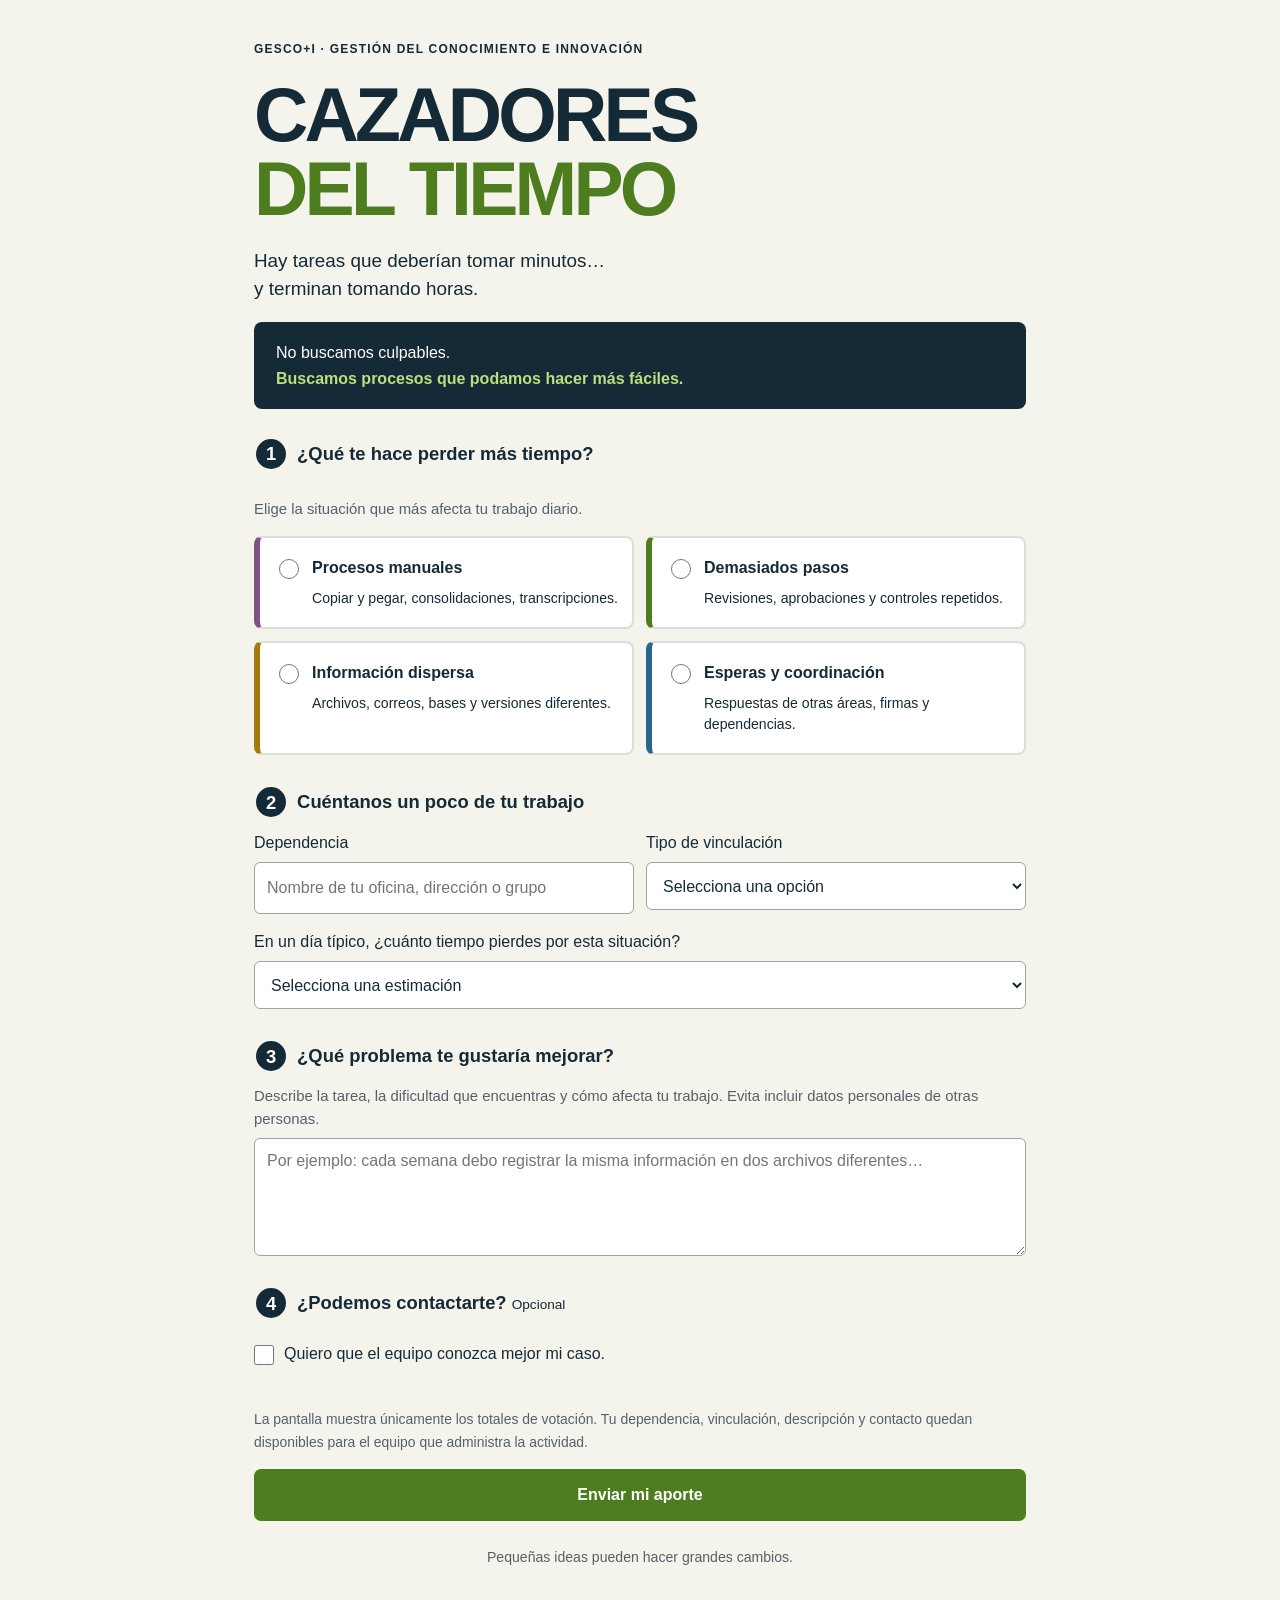
<file: index.html>
<!doctype html>
<html lang="es"><head><meta charset="utf-8"><meta name="viewport" content="width=device-width,initial-scale=1"><meta name="description" content="Comparte qué proceso te hace perder tiempo y ayúdanos a mejorar nuestro trabajo."><title>Cazadores del tiempo · Participa</title><link rel="stylesheet" href="styles.css"></head>
<body class="participa"><main class="form-wrap">
<header class="intro"><p class="eyebrow">GESCO+I · GESTIÓN DEL CONOCIMIENTO E INNOVACIÓN</p><h1>CAZADORES<br><span>DEL TIEMPO</span></h1><p class="lead">Hay tareas que deberían tomar minutos…<br>y terminan tomando horas.</p><p class="principle">No buscamos culpables.<br><strong>Buscamos procesos que podamos hacer más fáciles.</strong></p></header>
<form id="vote-form">
<fieldset><legend><span class="step">1</span> ¿Qué te hace perder más tiempo?</legend><p class="hint">Elige la situación que más afecta tu trabajo diario.</p><div class="categories">
<label class="choice purple"><input type="radio" name="categoria" value="procesos_manuales" required><span><strong>Procesos manuales</strong><small>Copiar y pegar, consolidaciones, transcripciones.</small></span></label>
<label class="choice green"><input type="radio" name="categoria" value="demasiados_pasos"><span><strong>Demasiados pasos</strong><small>Revisiones, aprobaciones y controles repetidos.</small></span></label>
<label class="choice gold"><input type="radio" name="categoria" value="informacion_dispersa"><span><strong>Información dispersa</strong><small>Archivos, correos, bases y versiones diferentes.</small></span></label>
<label class="choice blue"><input type="radio" name="categoria" value="esperas_coordinacion"><span><strong>Esperas y coordinación</strong><small>Respuestas de otras áreas, firmas y dependencias.</small></span></label>
</div></fieldset>
<fieldset><legend><span class="step">2</span> Cuéntanos un poco de tu trabajo</legend><div class="fields">
<label>Dependencia <input name="dependencia" required minlength="2" maxlength="160" placeholder="Nombre de tu oficina, dirección o grupo" autocomplete="organization-title"></label>
<label>Tipo de vinculación <select name="vinculacion" required><option value="">Selecciona una opción</option><option>Personal de planta</option><option>Contratista</option><option>Practicante o pasante</option><option>Otra</option></select></label>
</div><label>En un día típico, ¿cuánto tiempo pierdes por esta situación?<select name="tiempo" required><option value="">Selecciona una estimación</option><option value="menos_15_min">Menos de 15 minutos</option><option value="15_a_30_min">Entre 15 y 30 minutos</option><option value="31_a_60_min">Más de 30 minutos y hasta 1 hora</option><option value="61_a_120_min">Más de 1 hora y hasta 2 horas</option><option value="mas_120_min">Más de 2 horas</option><option value="no_se">No lo sé</option></select></label></fieldset>
<fieldset><legend><span class="step">3</span> ¿Qué problema te gustaría mejorar?</legend><label for="problema" class="hint">Describe la tarea, la dificultad que encuentras y cómo afecta tu trabajo. Evita incluir datos personales de otras personas.</label><textarea id="problema" name="problema" rows="5" minlength="10" maxlength="2000" required placeholder="Por ejemplo: cada semana debo registrar la misma información en dos archivos diferentes…"></textarea></fieldset>
<fieldset><legend><span class="step">4</span> ¿Podemos contactarte? <small>Opcional</small></legend><label class="check"><input type="checkbox" id="contact-toggle">Quiero que el equipo conozca mejor mi caso.</label><div id="contact-fields" hidden><div class="fields"><label>Medio de contacto<select id="contact-type" name="tipo_contacto"><option value="teams">Teams</option><option value="telefono">Teléfono</option></select></label><label><span id="contact-label">Correo o usuario de Teams</span><input id="contact-value" name="contacto" minlength="3" maxlength="160" autocomplete="off"></label></div><label class="check"><input type="checkbox" id="consent">Autorizo que el equipo organizador me contacte por este medio para ampliar el caso que compartí.</label></div></fieldset>
<p class="privacy">La pantalla muestra únicamente los totales de votación. Tu dependencia, vinculación, descripción y contacto quedan disponibles para el equipo que administra la actividad.</p>
<p id="form-status" role="status" aria-live="polite"></p><button id="send" class="primary" type="submit">Enviar mi aporte</button>
</form><section id="thanks" class="thanks" hidden><span class="success-mark" aria-hidden="true">✓</span><h2>Tu experiencia suma.</h2><p>Tu aporte quedó registrado. Mira la pantalla: tu voto se sumará a la urna correspondiente.</p><p class="hint">Gracias por ayudarnos a hacer más fácil nuestro trabajo.</p></section><footer class="form-footer">Pequeñas ideas pueden hacer grandes cambios.</footer>
</main><script src="config.js"></script><script src="api.js"></script><script src="form.js"></script></body></html>
</file>
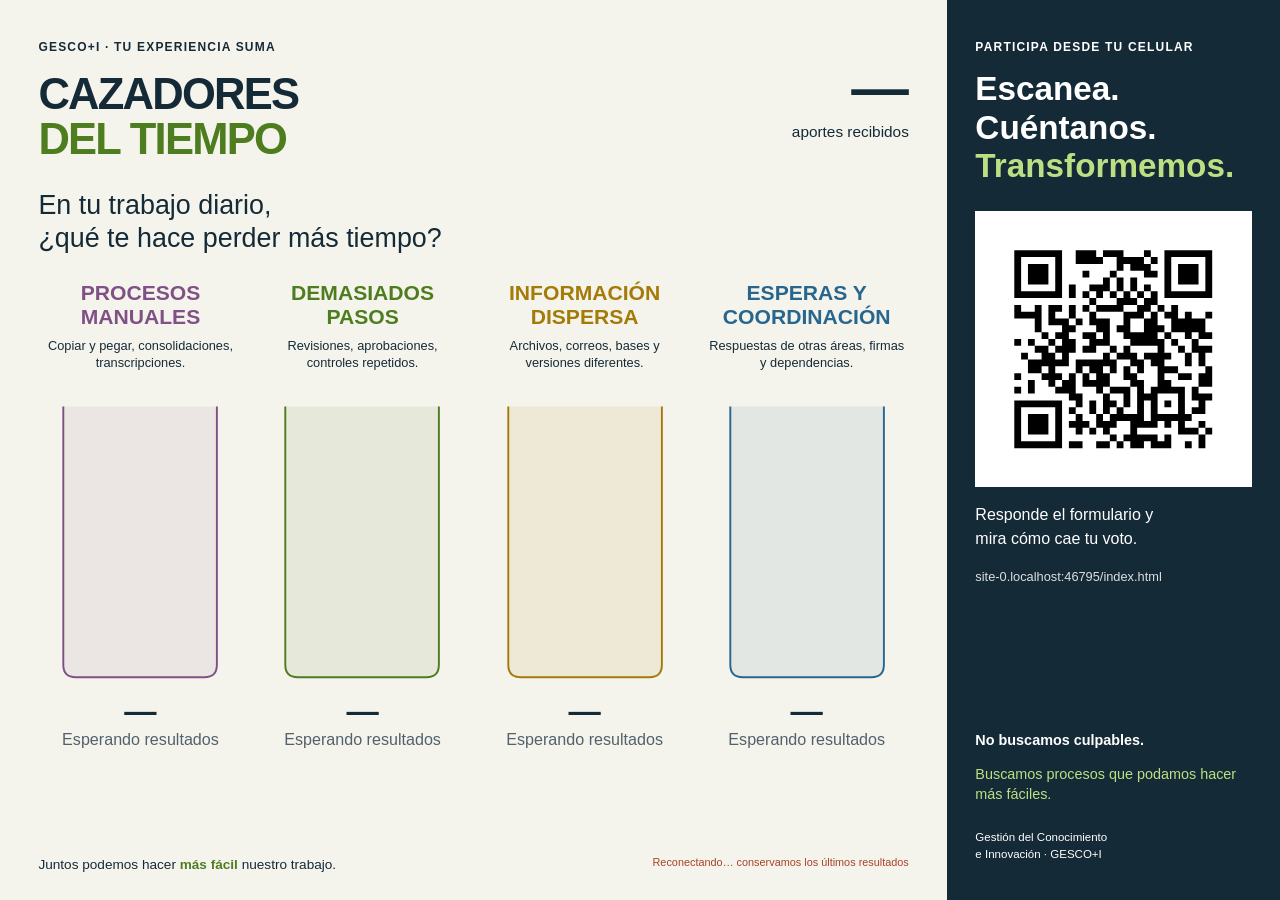
<file: tv.html>
<!doctype html>
<html lang="es"><head><meta charset="utf-8"><meta name="viewport" content="width=device-width,initial-scale=1"><title>Cazadores del tiempo · En vivo</title><meta name="description" content="Urnas de participación y resultados de Cazadores del tiempo."><link rel="stylesheet" href="styles.css"></head>
<body class="tv"><main class="tv-layout"><section class="tv-main"><header class="tv-header"><div><p class="eyebrow">GESCO+I · TU EXPERIENCIA SUMA</p><h1>CAZADORES <span>DEL TIEMPO</span></h1></div><div class="total"><strong id="total">—</strong><span>aportes recibidos</span></div></header><h2 class="tv-question">En tu trabajo diario,<br>¿qué te hace perder más tiempo?</h2><div id="urns" class="urns"></div><footer class="tv-footer"><span>Juntos podemos hacer <strong>más fácil</strong> nuestro trabajo.</span><span id="live-status" role="status">Conectando…</span></footer></section><aside class="qr-panel"><p class="eyebrow">PARTICIPA DESDE TU CELULAR</p><h2>Escanea.<br>Cuéntanos.<br><span>Transformemos.</span></h2><div id="qr" aria-label="Código QR para abrir el formulario"></div><p>Responde el formulario y<br>mira cómo cae tu voto.</p><p class="qr-url" id="form-url"></p><div class="aside-bottom"><strong>No buscamos culpables.</strong><p>Buscamos procesos que podamos hacer más fáciles.</p><span>Gestión del Conocimiento<br>e Innovación · GESCO+I</span></div></aside></main><script src="vendor/qrcode.js"></script><script src="config.js"></script><script src="api.js"></script><script src="tv.js"></script></body></html>
</file>
<file: styles.css>
:root{--ink:#152a37;--green:#4e7d20;--paper:#f5f4ec;--line:#d9dfd4;--purple:#805186;--gold:#a47b08;--blue:#28668e;font-family:Arial,Helvetica,sans-serif;color:var(--ink);background:var(--paper);font-size:16px}*{box-sizing:border-box}body{margin:0}button,input,select,textarea{font:inherit}button,input,select,textarea,a{outline-offset:4px}button{cursor:pointer}button:disabled{cursor:wait;opacity:.65}[hidden]{display:none!important}.form-wrap{max-width:820px;margin:0 auto;padding:40px 24px}.eyebrow{font-size:.75rem;letter-spacing:.1em;font-weight:700;margin:0 0 14px;line-height:1.6}.intro h1{font-size:clamp(2.8rem,8vw,4.7rem);font-weight:900;letter-spacing:-.05em;line-height:.98;margin:20px 0}.intro h1 span,.tv h1 span{color:var(--green)}.lead{font-size:1.18rem;line-height:1.5}.principle{background:var(--ink);color:white;padding:18px 22px;border-radius:8px;line-height:1.6}.principle strong{color:#bbdf7c}form{margin-top:30px}fieldset{border:0;padding:0;margin:0 0 32px;min-width:0}legend{font-size:1.15rem;font-weight:700;margin-bottom:14px;line-height:1.5;width:100%}legend small{font-weight:400;font-size:.85rem}.step{display:inline-flex;align-items:center;justify-content:center;background:var(--ink);color:white;border-radius:50%;height:30px;width:30px;margin-right:6px}.hint{color:#52616b;font-size:.93rem;line-height:1.55}.categories,.fields{display:grid;grid-template-columns:1fr 1fr;gap:12px}.choice{--color:var(--purple);display:flex;align-items:flex-start;gap:10px;padding:18px 14px;background:white;border:2px solid var(--line);border-left:6px solid var(--color);border-radius:8px;cursor:pointer}.choice.green{--color:var(--green)}.choice.gold{--color:var(--gold)}.choice.blue{--color:var(--blue)}.choice:has(input:checked){border-color:var(--color);background:#f0f5e8}.choice input{margin-top:3px;accent-color:var(--color);width:20px;height:20px;flex-shrink:0}.choice strong,.choice small{display:block}.choice small{font-size:.88rem;line-height:1.5;margin-top:8px}.fields{margin-bottom:16px}label{display:block;font-weight:500;line-height:1.5}input:not([type=radio]):not([type=checkbox]),select,textarea{display:block;width:100%;padding:13px 12px;border:1px solid #9ba89d;border-radius:6px;background:white;color:var(--ink);margin-top:7px;font-size:1rem}textarea{resize:vertical}select{min-height:48px}.check{display:flex;gap:10px;align-items:flex-start;margin:10px 0;line-height:1.5}.check input{width:20px;height:20px;margin:3px 0 0;flex-shrink:0;accent-color:var(--green)}#contact-fields{margin-top:16px}.privacy{font-size:.87rem;color:#52616b;line-height:1.6}.primary{border:0;border-radius:7px;background:var(--green);color:white;font-weight:700;padding:16px 28px;width:100%;min-height:52px}.form-footer{text-align:center;padding:28px 0;font-size:.88rem;color:#52616b}.thanks{text-align:center;background:white;border-radius:12px;padding:38px 24px;margin-top:24px;line-height:1.6}.success-mark{display:inline-block;background:var(--green);color:white;border-radius:50%;padding:5px 16px;font-size:2rem}#form-status{color:#922e26;line-height:1.5}
.tv{background:var(--paper)}.tv-layout{display:grid;grid-template-columns:minmax(0,1fr) 26%;min-height:100vh}.tv-main{padding:3vw 3vw 2vw;display:flex;flex-direction:column;min-width:0}.tv-header{display:flex;justify-content:space-between;gap:20px;align-items:center}.tv h1{font-size:clamp(1.9rem,3.4vw,4.3rem);line-height:1.05;letter-spacing:-.04em;margin:0}.tv h1 span{display:block}.total{display:flex;flex-direction:column;text-align:right;white-space:nowrap}.total strong{font-size:clamp(2.6rem,4.5vw,5rem);line-height:1}.total span{font-size:clamp(.88rem,1.2vw,1.4rem);margin-top:6px}.tv-question{font-size:clamp(1.25rem,2.1vw,2.6rem);font-weight:500;margin:2vw 0;line-height:1.25}.urns{display:grid;grid-template-columns:repeat(4,minmax(0,1fr));gap:1.4vw;flex:1;align-items:stretch}.urn{--color:var(--purple);text-align:center;display:flex;flex-direction:column;min-width:0}.urn h3{color:var(--color);font-size:clamp(1rem,1.65vw,1.9rem);line-height:1.1;margin:0 0 9px;min-height:2.2em;text-transform:uppercase}.urn p{font-size:clamp(.8rem,1vw,1.15rem);line-height:1.35;margin:0 0 8px;min-height:4.1em}.urn svg{width:100%;height:clamp(170px,32vh,440px);display:block}.urn .numbers{font-size:clamp(1.1rem,1.8vw,2rem);padding:8px 0;font-variant-numeric:tabular-nums}.urn .numbers strong{font-size:1.4em}.urn .numbers span{font-size:.7em;color:#52616b;display:block}.qr-panel{background:var(--ink);color:white;padding:3vw 2.2vw;display:flex;flex-direction:column;align-items:flex-start}.qr-panel h2{font-size:clamp(1.5rem,2.6vw,3.3rem);line-height:1.15;margin:0 0 2vw}.qr-panel h2 span{color:#bcdf83}#qr{width:100%;max-width:340px;background:white;padding:12px;align-self:center;aspect-ratio:1}#qr svg{display:block;width:100%;height:100%}.qr-panel>p{font-size:clamp(.95rem,1.25vw,1.5rem);line-height:1.5}.qr-panel .eyebrow{font-size:clamp(.75rem,.85vw,1rem)}.qr-url{overflow-wrap:anywhere;font-size:.8rem!important;opacity:.85;margin:0}.aside-bottom{margin-top:auto;padding-top:20px;line-height:1.4;font-size:clamp(.9rem,1.1vw,1.2rem)}.aside-bottom p{color:#bcdf83}.aside-bottom span{display:block;font-size:.8em;margin-top:25px}.tv-footer{display:flex;justify-content:space-between;flex-wrap:wrap;gap:8px;padding-top:20px;font-size:clamp(.85rem,1.05vw,1.25rem);line-height:1.4}.tv-footer strong{color:var(--green)}#live-status{font-size:.8em;color:#52616b}.error{color:#a84227!important}
@media(max-width:650px){.categories,.fields{grid-template-columns:1fr}.form-wrap{padding:24px 18px}.tv-layout{display:flex;flex-direction:column}.tv-main{padding:22px 16px}.tv-header{align-items:flex-start}.tv-question{margin:25px 0}.urns{grid-template-columns:1fr 1fr;gap:20px}.urn svg{height:230px}.qr-panel{padding:28px}.qr-panel h2{margin-bottom:24px}#qr{max-width:250px}.tv-header .eyebrow{font-size:.65rem}.total span{white-space:normal}.tv-footer{margin-bottom:16px}}
</file>
